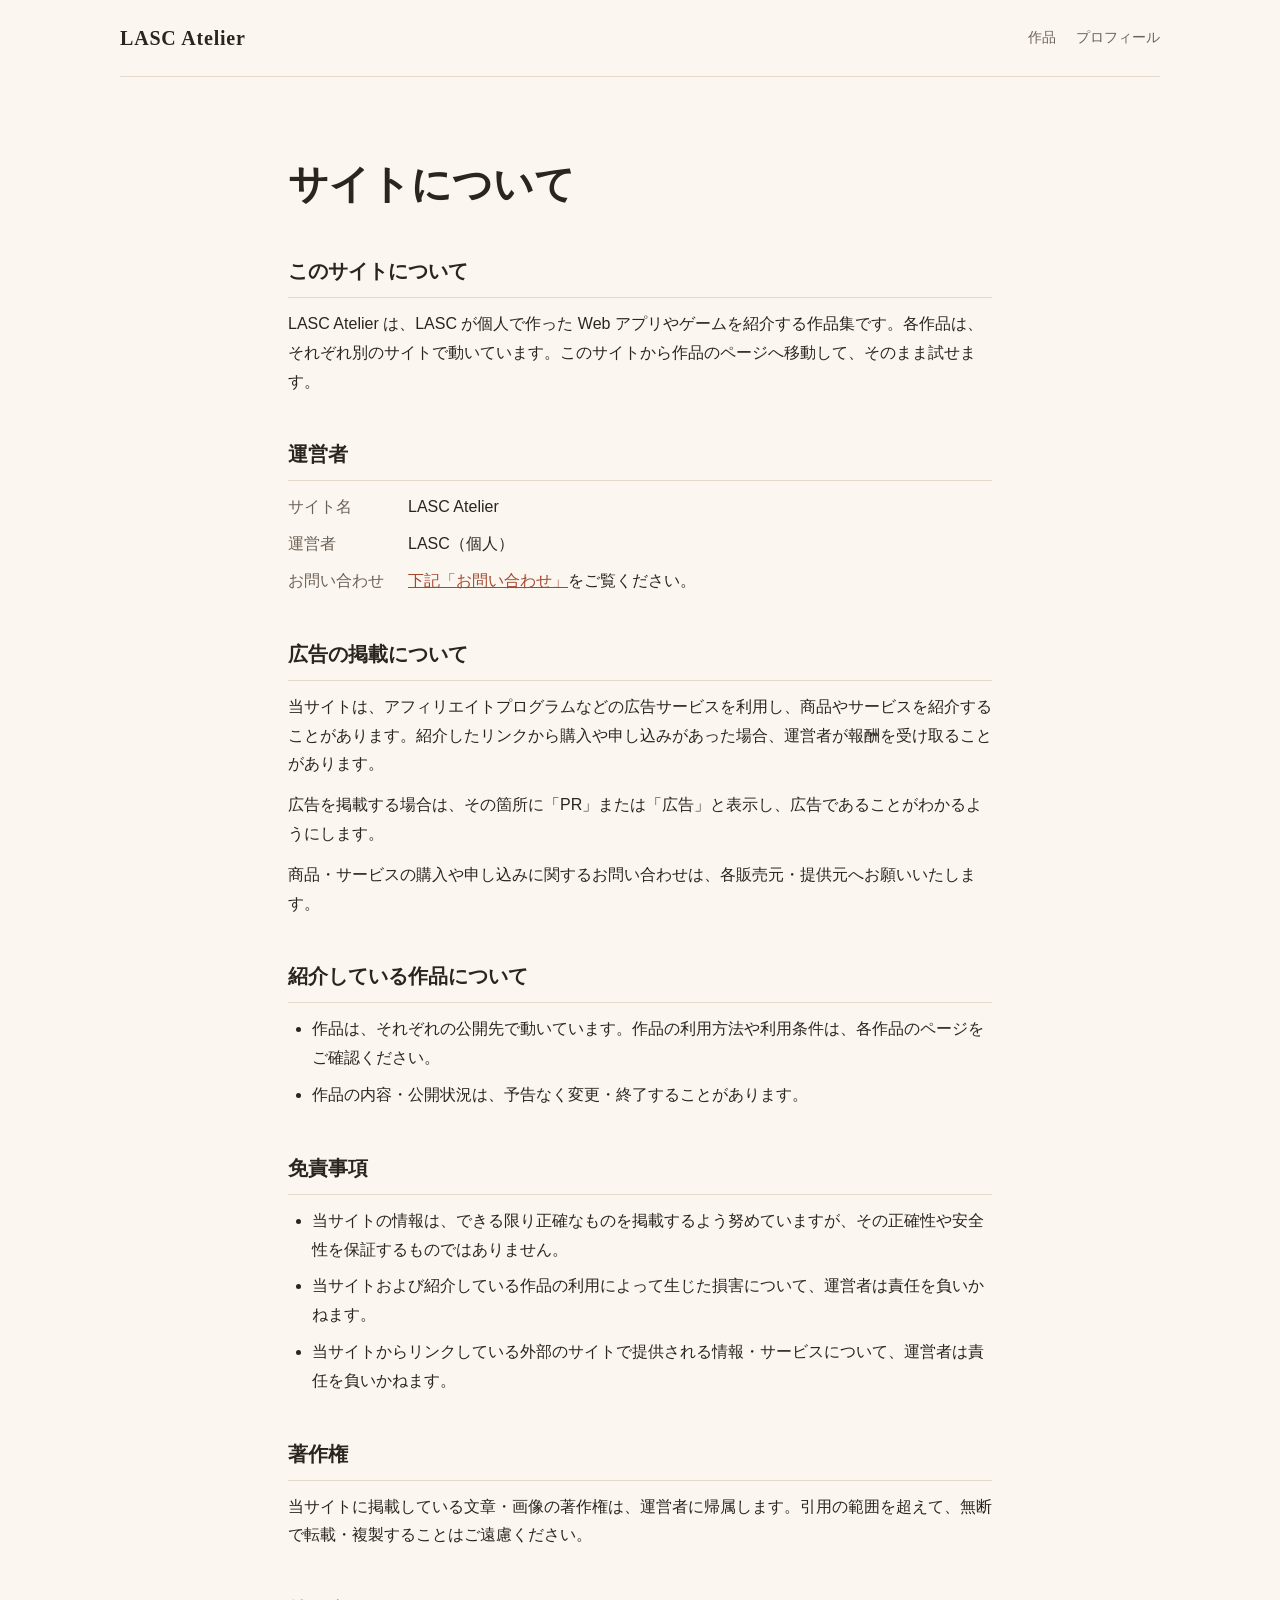
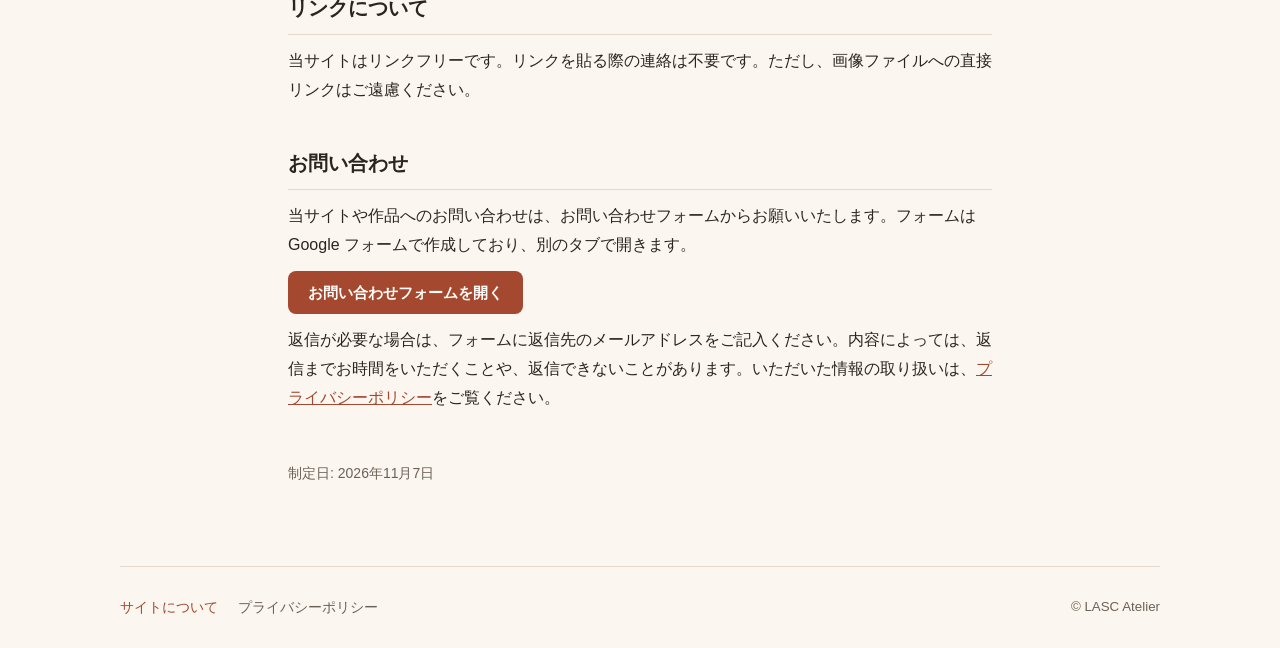
<file: site/about.html>
<!doctype html>
<html lang="ja">
<head>
  <meta charset="utf-8">
  <meta name="viewport" content="width=device-width, initial-scale=1">
  <title>サイトについて | LASC Atelier</title>
  <meta name="description" content="LASC Atelier の運営者・目的・広告の掲載・免責事項について。">
  <link rel="canonical" href="https://lasc-atelier.pages.dev/about">
  <meta property="og:type" content="website">
  <meta property="og:site_name" content="LASC Atelier">
  <meta property="og:title" content="サイトについて | LASC Atelier">
  <meta property="og:description" content="LASC Atelier の運営者・目的・広告の掲載・免責事項について。">
  <meta property="og:url" content="https://lasc-atelier.pages.dev/about">
  <meta property="og:image" content="https://lasc-atelier.pages.dev/assets/images/ogp.png">
  <meta property="og:image:width" content="1200">
  <meta property="og:image:height" content="630">
  <meta property="og:image:alt" content="LASC Atelier つくったものを、並べる場所。">
  <meta property="og:locale" content="ja_JP">
  <meta name="twitter:card" content="summary_large_image">
  <link rel="icon" href="assets/images/favicon.svg" type="image/svg+xml">
  <link rel="stylesheet" href="assets/css/style.css">
</head>
<body>
  <header class="site-header">
    <a class="wordmark" href="./">LASC Atelier</a>
    <nav aria-label="サイト内">
      <a href="./#works">作品</a>
      <a href="./#profile">プロフィール</a>
    </nav>
  </header>

  <main class="page">
    <h1>サイトについて</h1>

    <section>
      <h2>このサイトについて</h2>
      <p>LASC Atelier は、LASC が個人で作った Web アプリやゲームを紹介する作品集です。各作品は、それぞれ別のサイトで動いています。このサイトから作品のページへ移動して、そのまま試せます。</p>
    </section>

    <section>
      <h2>運営者</h2>
      <dl class="info-list">
        <dt>サイト名</dt>
        <dd>LASC Atelier</dd>
        <dt>運営者</dt>
        <dd>LASC（個人）</dd>
        <dt>お問い合わせ</dt>
        <dd><a class="text-link" href="#contact">下記「お問い合わせ」</a>をご覧ください。</dd>
      </dl>
    </section>

    <section>
      <h2>広告の掲載について</h2>
      <p>当サイトは、アフィリエイトプログラムなどの広告サービスを利用し、商品やサービスを紹介することがあります。紹介したリンクから購入や申し込みがあった場合、運営者が報酬を受け取ることがあります。</p>
      <p>広告を掲載する場合は、その箇所に「PR」または「広告」と表示し、広告であることがわかるようにします。</p>
      <p>商品・サービスの購入や申し込みに関するお問い合わせは、各販売元・提供元へお願いいたします。</p>
    </section>

    <section>
      <h2>紹介している作品について</h2>
      <ul>
        <li>作品は、それぞれの公開先で動いています。作品の利用方法や利用条件は、各作品のページをご確認ください。</li>
        <li>作品の内容・公開状況は、予告なく変更・終了することがあります。</li>
      </ul>
    </section>

    <section>
      <h2>免責事項</h2>
      <ul>
        <li>当サイトの情報は、できる限り正確なものを掲載するよう努めていますが、その正確性や安全性を保証するものではありません。</li>
        <li>当サイトおよび紹介している作品の利用によって生じた損害について、運営者は責任を負いかねます。</li>
        <li>当サイトからリンクしている外部のサイトで提供される情報・サービスについて、運営者は責任を負いかねます。</li>
      </ul>
    </section>

    <section>
      <h2>著作権</h2>
      <p>当サイトに掲載している文章・画像の著作権は、運営者に帰属します。引用の範囲を超えて、無断で転載・複製することはご遠慮ください。</p>
    </section>

    <section>
      <h2>リンクについて</h2>
      <p>当サイトはリンクフリーです。リンクを貼る際の連絡は不要です。ただし、画像ファイルへの直接リンクはご遠慮ください。</p>
    </section>

    <section id="contact">
      <h2>お問い合わせ</h2>
      <p>当サイトや作品へのお問い合わせは、お問い合わせフォームからお願いいたします。フォームは Google フォームで作成しており、別のタブで開きます。</p>
      <p><a class="button-link" href="https://forms.gle/C5aynLnGuPUW4is16" target="_blank" rel="noopener">お問い合わせフォームを開く</a></p>
      <p>返信が必要な場合は、フォームに返信先のメールアドレスをご記入ください。内容によっては、返信までお時間をいただくことや、返信できないことがあります。いただいた情報の取り扱いは、<a class="text-link" href="privacy.html">プライバシーポリシー</a>をご覧ください。</p>
    </section>

    <p class="page-updated">制定日: 2026年11月7日</p>
  </main>

  <footer class="site-footer">
    <nav class="footer-nav" aria-label="サイトの情報">
      <a href="about.html" aria-current="page">サイトについて</a>
      <a href="privacy.html">プライバシーポリシー</a>
    </nav>
    <small>&copy; LASC Atelier</small>
  </footer>
</body>
</html>
</file>
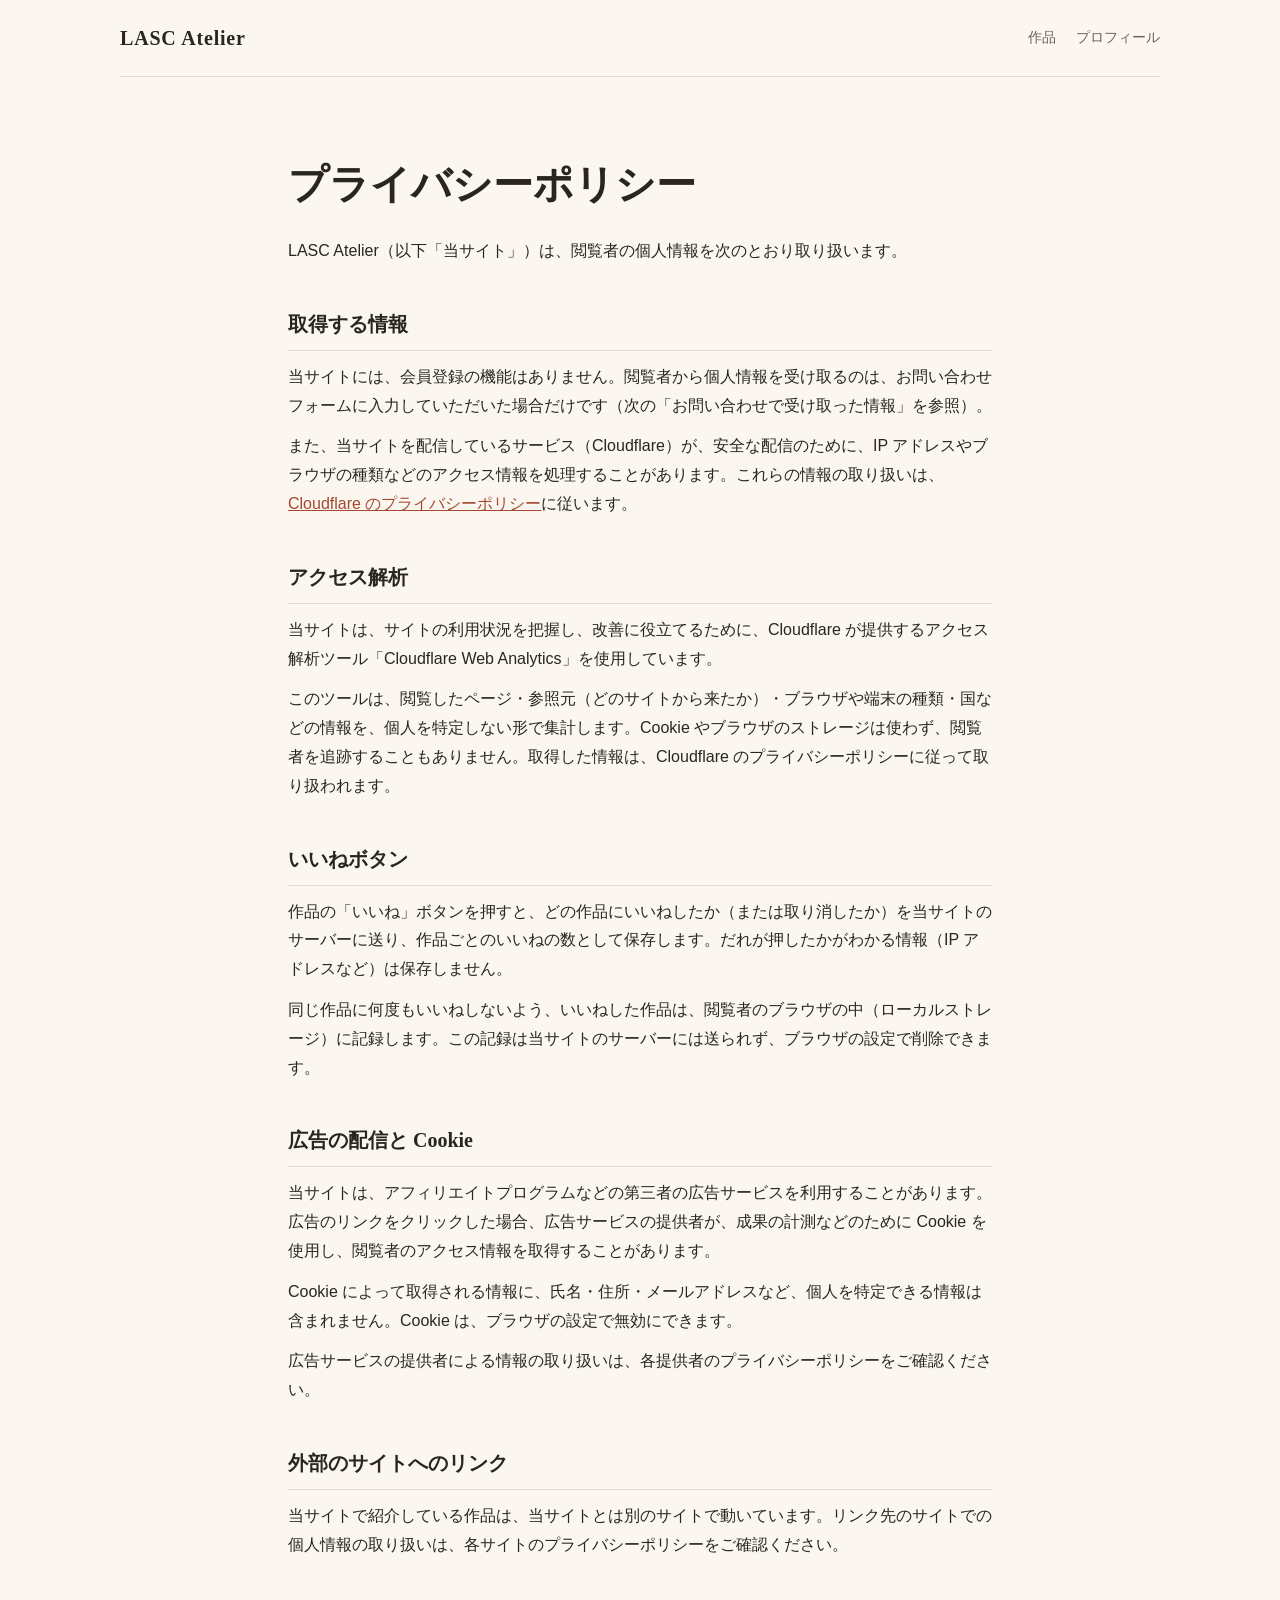
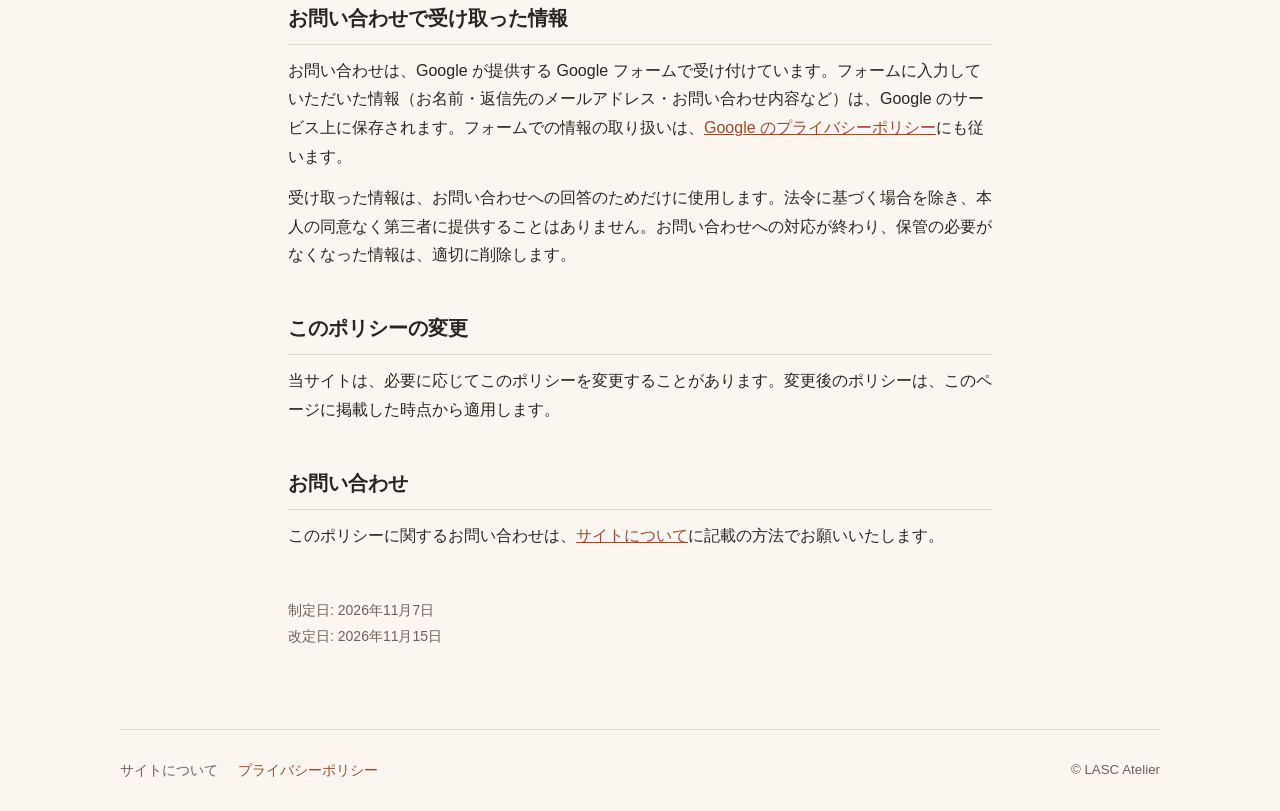
<file: site/privacy.html>
<!doctype html>
<html lang="ja">
<head>
  <meta charset="utf-8">
  <meta name="viewport" content="width=device-width, initial-scale=1">
  <title>プライバシーポリシー | LASC Atelier</title>
  <meta name="description" content="LASC Atelier における個人情報・Cookie・広告配信の取り扱いについて。">
  <link rel="canonical" href="https://lasc-atelier.pages.dev/privacy">
  <meta property="og:type" content="website">
  <meta property="og:site_name" content="LASC Atelier">
  <meta property="og:title" content="プライバシーポリシー | LASC Atelier">
  <meta property="og:description" content="LASC Atelier における個人情報・Cookie・広告配信の取り扱いについて。">
  <meta property="og:url" content="https://lasc-atelier.pages.dev/privacy">
  <meta property="og:image" content="https://lasc-atelier.pages.dev/assets/images/ogp.png">
  <meta property="og:image:width" content="1200">
  <meta property="og:image:height" content="630">
  <meta property="og:image:alt" content="LASC Atelier つくったものを、並べる場所。">
  <meta property="og:locale" content="ja_JP">
  <meta name="twitter:card" content="summary_large_image">
  <link rel="icon" href="assets/images/favicon.svg" type="image/svg+xml">
  <link rel="stylesheet" href="assets/css/style.css">
</head>
<body>
  <header class="site-header">
    <a class="wordmark" href="./">LASC Atelier</a>
    <nav aria-label="サイト内">
      <a href="./#works">作品</a>
      <a href="./#profile">プロフィール</a>
    </nav>
  </header>

  <main class="page">
    <h1>プライバシーポリシー</h1>
    <p>LASC Atelier（以下「当サイト」）は、閲覧者の個人情報を次のとおり取り扱います。</p>

    <section>
      <h2>取得する情報</h2>
      <p>当サイトには、会員登録の機能はありません。閲覧者から個人情報を受け取るのは、お問い合わせフォームに入力していただいた場合だけです（次の「お問い合わせで受け取った情報」を参照）。</p>
      <p>また、当サイトを配信しているサービス（Cloudflare）が、安全な配信のために、IP アドレスやブラウザの種類などのアクセス情報を処理することがあります。これらの情報の取り扱いは、<a class="text-link" href="https://www.cloudflare.com/ja-jp/privacypolicy/" target="_blank" rel="noopener">Cloudflare のプライバシーポリシー</a>に従います。</p>
    </section>

    <section>
      <h2>アクセス解析</h2>
      <p>当サイトは、サイトの利用状況を把握し、改善に役立てるために、Cloudflare が提供するアクセス解析ツール「Cloudflare Web Analytics」を使用しています。</p>
      <p>このツールは、閲覧したページ・参照元（どのサイトから来たか）・ブラウザや端末の種類・国などの情報を、個人を特定しない形で集計します。Cookie やブラウザのストレージは使わず、閲覧者を追跡することもありません。取得した情報は、Cloudflare のプライバシーポリシーに従って取り扱われます。</p>
    </section>

    <section>
      <h2>いいねボタン</h2>
      <p>作品の「いいね」ボタンを押すと、どの作品にいいねしたか（または取り消したか）を当サイトのサーバーに送り、作品ごとのいいねの数として保存します。だれが押したかがわかる情報（IP アドレスなど）は保存しません。</p>
      <p>同じ作品に何度もいいねしないよう、いいねした作品は、閲覧者のブラウザの中（ローカルストレージ）に記録します。この記録は当サイトのサーバーには送られず、ブラウザの設定で削除できます。</p>
    </section>

    <section>
      <h2>広告の配信と Cookie</h2>
      <p>当サイトは、アフィリエイトプログラムなどの第三者の広告サービスを利用することがあります。広告のリンクをクリックした場合、広告サービスの提供者が、成果の計測などのために Cookie を使用し、閲覧者のアクセス情報を取得することがあります。</p>
      <p>Cookie によって取得される情報に、氏名・住所・メールアドレスなど、個人を特定できる情報は含まれません。Cookie は、ブラウザの設定で無効にできます。</p>
      <p>広告サービスの提供者による情報の取り扱いは、各提供者のプライバシーポリシーをご確認ください。</p>
    </section>

    <section>
      <h2>外部のサイトへのリンク</h2>
      <p>当サイトで紹介している作品は、当サイトとは別のサイトで動いています。リンク先のサイトでの個人情報の取り扱いは、各サイトのプライバシーポリシーをご確認ください。</p>
    </section>

    <section>
      <h2>お問い合わせで受け取った情報</h2>
      <p>お問い合わせは、Google が提供する Google フォームで受け付けています。フォームに入力していただいた情報（お名前・返信先のメールアドレス・お問い合わせ内容など）は、Google のサービス上に保存されます。フォームでの情報の取り扱いは、<a class="text-link" href="https://policies.google.com/privacy?hl=ja" target="_blank" rel="noopener">Google のプライバシーポリシー</a>にも従います。</p>
      <p>受け取った情報は、お問い合わせへの回答のためだけに使用します。法令に基づく場合を除き、本人の同意なく第三者に提供することはありません。お問い合わせへの対応が終わり、保管の必要がなくなった情報は、適切に削除します。</p>
    </section>

    <section>
      <h2>このポリシーの変更</h2>
      <p>当サイトは、必要に応じてこのポリシーを変更することがあります。変更後のポリシーは、このページに掲載した時点から適用します。</p>
    </section>

    <section>
      <h2>お問い合わせ</h2>
      <p>このポリシーに関するお問い合わせは、<a class="text-link" href="about.html#contact">サイトについて</a>に記載の方法でお願いいたします。</p>
    </section>

    <p class="page-updated">制定日: 2026年11月7日<br>改定日: 2026年11月15日</p>
  </main>

  <footer class="site-footer">
    <nav class="footer-nav" aria-label="サイトの情報">
      <a href="about.html">サイトについて</a>
      <a href="privacy.html" aria-current="page">プライバシーポリシー</a>
    </nav>
    <small>&copy; LASC Atelier</small>
  </footer>
</body>
</html>
</file>
<file: site/assets/css/style.css>
:root {
  color-scheme: light dark;
  --color-bg: #fbf7f0;
  --color-surface: #fffdf9;
  --color-text: #2a2521;
  --color-muted: #6c6157;
  --color-line: #e4dacb;
  --color-accent: #a4482f;
  --color-accent-text: #fffdf9;
  --color-thumbnail: #f1e9dc;
  --font-serif: "Hiragino Mincho ProN", "Yu Mincho", YuMincho, "Noto Serif JP", serif;
  --font-sans: "Hiragino Sans", "Yu Gothic UI", "Yu Gothic", "Noto Sans JP", sans-serif;
}

@media (prefers-color-scheme: dark) {
  :root {
    --color-bg: #1e1b18;
    --color-surface: #292521;
    --color-text: #f1eae0;
    --color-muted: #b8ad9f;
    --color-line: #453e36;
    --color-accent: #e09a80;
    --color-accent-text: #2a1a13;
    --color-thumbnail: #35302a;
  }
}

*,
*::before,
*::after {
  box-sizing: border-box;
}

html {
  scroll-behavior: smooth;
}

@media (prefers-reduced-motion: reduce) {
  html {
    scroll-behavior: auto;
  }
}

body {
  margin: 0;
  background: var(--color-bg);
  color: var(--color-text);
  font-family: var(--font-sans);
  line-height: 1.8;
}

a {
  color: inherit;
}

a:focus-visible {
  outline: 2px solid var(--color-accent);
  outline-offset: 3px;
}

h1,
h2,
h3,
p,
ul {
  margin: 0;
}

ul {
  padding: 0;
  list-style: none;
}

.site-header,
main,
.site-footer {
  width: min(100% - 32px, 1040px);
  margin-inline: auto;
}

.site-header {
  display: flex;
  align-items: center;
  justify-content: space-between;
  gap: 16px;
  padding-block: 20px;
  border-bottom: 1px solid var(--color-line);
}

.wordmark {
  font-family: var(--font-serif);
  font-size: 1.25rem;
  font-weight: 600;
  letter-spacing: 0.04em;
  text-decoration: none;
}

.site-header nav {
  display: flex;
  gap: 20px;
  font-size: 0.875rem;
}

.site-header nav a {
  color: var(--color-muted);
  text-decoration: none;
}

.site-header nav a:hover {
  color: var(--color-accent);
}

.hero {
  padding-block: clamp(56px, 11vw, 112px);
}

.hero-label {
  margin-bottom: 16px;
  color: var(--color-accent);
  font-size: 0.8125rem;
  font-weight: 600;
  letter-spacing: 0.14em;
  text-transform: uppercase;
}

.hero h1 {
  font-family: var(--font-serif);
  font-size: clamp(2.25rem, 7vw, 4.25rem);
  font-weight: 600;
  line-height: 1.35;
  letter-spacing: 0.02em;
}

.hero-lead {
  max-width: 34em;
  margin-top: 24px;
  color: var(--color-muted);
  font-size: 1.0625rem;
}

.section {
  padding-block: 48px;
  border-top: 1px solid var(--color-line);
  scroll-margin-top: 16px;
}

.section h2 {
  margin-bottom: 28px;
  font-family: var(--font-serif);
  font-size: 1.625rem;
  font-weight: 600;
}

.works-status {
  color: var(--color-muted);
}

.works-grid {
  display: grid;
  grid-template-columns: repeat(auto-fill, minmax(min(100%, 300px), 1fr));
  gap: 24px;
}

.work-card {
  display: flex;
  flex-direction: column;
  overflow: hidden;
  background: var(--color-surface);
  border: 1px solid var(--color-line);
  border-radius: 12px;
}

.work-thumbnail {
  position: relative;
  aspect-ratio: 16 / 9;
  background: var(--color-thumbnail);
}

.work-thumbnail img {
  display: block;
  width: 100%;
  height: 100%;
  padding: 20px;
  object-fit: contain;
}

.work-body {
  display: flex;
  flex: 1;
  flex-direction: column;
  gap: 12px;
  padding: 20px;
}

.work-body h3 {
  font-size: 1.125rem;
  line-height: 1.5;
}

.work-summary {
  color: var(--color-muted);
  font-size: 0.9375rem;
}

.tag-list {
  display: flex;
  flex-wrap: wrap;
  gap: 6px;
}

.tag-list li {
  padding: 2px 10px;
  border: 1px solid var(--color-line);
  border-radius: 999px;
  color: var(--color-muted);
  font-size: 0.75rem;
}

.work-actions {
  display: flex;
  flex-wrap: wrap;
  align-items: center;
  gap: 8px 16px;
  margin-top: auto;
}

.work-action,
.button-link {
  display: inline-block;
  padding: 8px 20px;
  border-radius: 8px;
  background: var(--color-accent);
  color: var(--color-accent-text);
  font-size: 0.9375rem;
  font-weight: 600;
  text-decoration: none;
  transition: opacity 0.15s;
}

.work-action:hover,
.button-link:hover {
  opacity: 0.85;
}

.work-guide {
  color: var(--color-accent);
  font-size: 0.875rem;
}

/* いいねボタン（assets/js/likes.js） */
.like-button {
  display: inline-flex;
  align-items: center;
  gap: 6px;
  margin-left: auto;
  padding: 4px 14px;
  border: 1px solid var(--color-line);
  border-radius: 999px;
  background: transparent;
  color: var(--color-muted);
  font: inherit;
  font-size: 0.875rem;
  cursor: pointer;
  transition: color 0.15s, border-color 0.15s, background-color 0.15s;
}

.like-button[hidden] {
  display: none;
}

.like-button:hover {
  border-color: var(--color-accent);
  color: var(--color-accent);
}

.like-button[aria-pressed="true"] {
  border-color: var(--color-accent);
  background: color-mix(in srgb, var(--color-accent) 12%, transparent);
  color: var(--color-accent);
}

.like-button:focus-visible {
  outline: 2px solid var(--color-accent);
  outline-offset: 3px;
}

.like-button:disabled {
  cursor: progress;
}

.like-icon {
  display: inline-block;
  line-height: 1;
}

.like-button.is-popping .like-icon {
  animation: like-pop 0.4s cubic-bezier(0.2, 0.8, 0.2, 1.4);
}

@keyframes like-pop {
  0% { transform: scale(1); }
  40% { transform: scale(1.5); }
  100% { transform: scale(1); }
}

@media (prefers-reduced-motion: reduce) {
  .like-button.is-popping .like-icon {
    animation: none;
  }
}

/* 制作中の作品（status: "coming-soon"） */
.work-badge {
  position: absolute;
  top: 12px;
  left: 12px;
  padding: 2px 10px;
  border-radius: 999px;
  background: var(--color-text);
  color: var(--color-surface);
  font-size: 0.75rem;
  font-weight: 600;
  letter-spacing: 0.08em;
  text-transform: uppercase;
}

/* 制作途中で公開している作品（status: "in-development"）の目印は、文字を大文字にしない */
.work-badge.is-in-development {
  letter-spacing: 0.04em;
  text-transform: none;
}

/* 作品の注意書き（notice） */
.work-notice {
  padding: 8px 12px;
  border: 1px dashed var(--color-line);
  border-radius: 8px;
  color: var(--color-muted);
  font-size: 0.875rem;
}

.work-coming-soon {
  padding: 8px 20px;
  border: 1px dashed var(--color-line);
  border-radius: 8px;
  color: var(--color-muted);
  font-size: 0.9375rem;
  font-weight: 600;
}

.profile > div {
  display: grid;
  gap: 16px;
  max-width: 40em;
}

.profile-name {
  font-family: var(--font-serif);
  font-size: 1.25rem;
  font-weight: 600;
}

.text-link {
  color: var(--color-accent);
}

.site-footer {
  display: flex;
  flex-wrap: wrap;
  align-items: center;
  justify-content: space-between;
  gap: 12px 24px;
  padding-block: 28px;
  border-top: 1px solid var(--color-line);
  color: var(--color-muted);
}

.footer-nav {
  display: flex;
  flex-wrap: wrap;
  gap: 8px 20px;
  font-size: 0.875rem;
}

.footer-nav a {
  text-decoration: none;
}

.footer-nav a:hover,
.footer-nav a[aria-current="page"] {
  color: var(--color-accent);
}

/* サイトについて・プライバシーポリシーなどの文章のページ */
.page {
  max-width: 44em;
  padding-block: clamp(40px, 8vw, 80px);
}

.page h1 {
  margin-bottom: 24px;
  font-family: var(--font-serif);
  font-size: clamp(1.875rem, 5vw, 2.5rem);
  font-weight: 600;
  line-height: 1.4;
}

.page section {
  margin-top: 40px;
}

.page h2 {
  margin-bottom: 12px;
  padding-bottom: 8px;
  border-bottom: 1px solid var(--color-line);
  font-family: var(--font-serif);
  font-size: 1.25rem;
  font-weight: 600;
}

.page p + p {
  margin-top: 12px;
}

.page section ul {
  display: grid;
  gap: 8px;
  padding-left: 1.5em;
  list-style: disc;
}

.info-list {
  display: grid;
  grid-template-columns: max-content 1fr;
  gap: 8px 24px;
  margin: 0;
}

.info-list dt {
  color: var(--color-muted);
}

.info-list dd {
  margin: 0;
}

.page-updated {
  margin-top: 48px;
  color: var(--color-muted);
  font-size: 0.875rem;
}

/* ---------- 見出しの粒子演出（assets/js/hero-particles.js） ---------- */
.hero {
  position: relative;
}

.hero-particles {
  position: absolute;
  inset: 0;
  width: 100%;
  height: 100%;
  pointer-events: none;
}

/* 本物の文字は残したまま透明にし、canvas の粒子だけを見せる */
.hero h1.is-particle {
  color: transparent;
}

@media print {
  .hero-particles {
    display: none;
  }

  .hero h1.is-particle {
    color: inherit;
  }
}

/* ---------- 作品の絞り込み（assets/js/main.js） ---------- */
.works-toolbar {
  display: grid;
  gap: 12px;
  margin-bottom: 24px;
}

.works-toolbar[hidden] {
  display: none;
}

.works-filter {
  display: flex;
  flex-wrap: wrap;
  gap: 8px;
}

.filter-button,
.tag-button {
  border: 1px solid var(--color-line);
  border-radius: 999px;
  background: transparent;
  color: var(--color-muted);
  font: inherit;
  cursor: pointer;
  transition: color 0.15s, border-color 0.15s, background-color 0.15s;
}

.filter-button {
  padding: 4px 14px;
  font-size: 0.875rem;
}

.tag-button {
  padding: 2px 10px;
  font-size: 0.75rem;
  line-height: inherit;
}

.filter-button:hover,
.tag-button:hover {
  border-color: var(--color-accent);
  color: var(--color-accent);
}

.filter-button[aria-pressed="true"],
.tag-button[aria-pressed="true"] {
  border-color: var(--color-accent);
  background: var(--color-accent);
  color: var(--color-accent-text);
}

.filter-button:focus-visible,
.tag-button:focus-visible {
  outline: 2px solid var(--color-accent);
  outline-offset: 2px;
}

/* ボタンを入れるタグは、枠をボタンの側に持たせる */
.tag-list li.has-button {
  padding: 0;
  border: 0;
}

.works-count {
  color: var(--color-muted);
  font-size: 0.8125rem;
}

.work-card[hidden] {
  display: none;
}

/* 絞り込みで並びが変わるときのアニメーション（View Transitions API） */
.work-card {
  view-transition-class: work-card;
}

::view-transition-group(*) {
  animation-duration: 0.4s;
  animation-timing-function: cubic-bezier(0.2, 0.8, 0.2, 1);
}

::view-transition-new(.work-card):only-child {
  animation: work-card-in 0.35s cubic-bezier(0.2, 0.8, 0.2, 1) both;
}

::view-transition-old(.work-card):only-child {
  animation: work-card-out 0.25s ease-in both;
}

@keyframes work-card-in {
  from {
    opacity: 0;
    transform: scale(0.92);
  }
}

@keyframes work-card-out {
  to {
    opacity: 0;
    transform: scale(0.92);
  }
}

/* ---------- 作品カードの 3D チルト（assets/js/card-tilt.js） ---------- */
.work-card {
  position: relative;
  transform: perspective(900px) rotateX(var(--tilt-x, 0deg)) rotateY(var(--tilt-y, 0deg));
  transition: transform 0.5s cubic-bezier(0.2, 0.8, 0.2, 1), box-shadow 0.5s;
}

.work-card.is-tilting {
  box-shadow: 0 20px 40px -24px rgb(0 0 0 / 0.45);
  transition: transform 0.1s linear, box-shadow 0.2s;
}

/* カーソルの位置に光が当たっているように見せる */
.work-card::after {
  content: "";
  position: absolute;
  inset: 0;
  border-radius: inherit;
  background: radial-gradient(
    circle at var(--shine-x, 50%) var(--shine-y, 50%),
    rgb(255 255 255 / 0.55),
    rgb(255 255 255 / 0) 60%
  );
  mix-blend-mode: soft-light;
  opacity: 0;
  pointer-events: none;
  transition: opacity 0.3s;
}

.work-card.is-tilting::after {
  opacity: 1;
}

@media (prefers-reduced-motion: reduce) {
  .work-card {
    transform: none;
    transition: none;
  }

  .work-card::after {
    display: none;
  }
}

/* ---------- 404 ページのミニゲーム（assets/js/game-404.js） ---------- */
.not-found-lead {
  margin-bottom: 24px;
}

.game {
  margin-top: 56px;
}

.game-help {
  color: var(--color-muted);
  font-size: 0.9375rem;
}

.game-canvas {
  display: block;
  width: 100%;
  max-width: 560px;
  height: auto;
  margin-top: 20px;
  border: 1px solid var(--color-line);
  border-radius: 12px;
  background: var(--color-surface);
  /* 指でバーを動かすとき、画面がスクロールしないようにする */
  touch-action: none;
  cursor: pointer;
}

.game-canvas:focus-visible {
  outline: 2px solid var(--color-accent);
  outline-offset: 3px;
}

.game-controls {
  display: flex;
  flex-wrap: wrap;
  align-items: center;
  gap: 12px 20px;
  margin-top: 16px;
}

.game-button {
  border: 1px solid var(--color-accent);
  border-radius: 8px;
  background: transparent;
  color: var(--color-accent);
  font: inherit;
  font-size: 0.9375rem;
  font-weight: 600;
  padding: 7px 18px;
  cursor: pointer;
}

.game-button:hover {
  background: var(--color-accent);
  color: var(--color-accent-text);
}

.game-button:focus-visible {
  outline: 2px solid var(--color-accent);
  outline-offset: 3px;
}

.game-status {
  color: var(--color-muted);
  font-size: 0.875rem;
}
</file>
